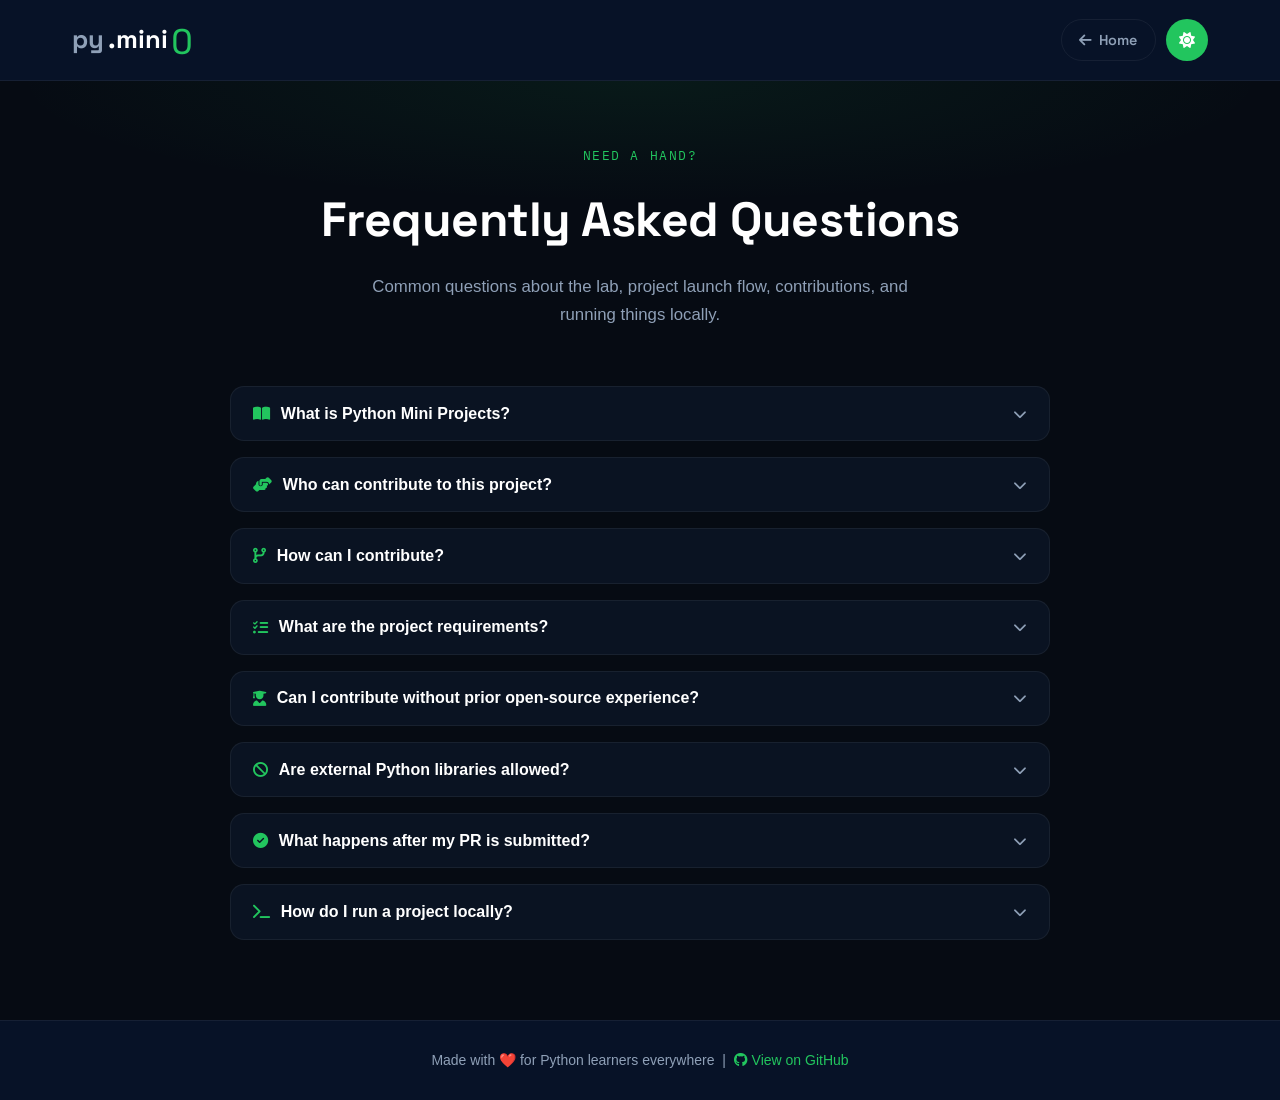
<file: web-app/faq.html>
<!DOCTYPE html>
<html lang="en">
<head>
    <meta charset="UTF-8">
    <meta name="viewport" content="width=device-width, initial-scale=1.0">
    <meta name="description" content="Frequently Asked Questions about Python Mini Projects — contributions, requirements, GSSoC participation, and running projects locally.">
    <meta name="color-scheme" content="dark light">
    <meta id="themeColorMeta" name="theme-color" content="#0f172a">
    <meta property="og:type" content="website">
    <meta property="og:url" content="https://steam-bell-92.github.io/python-mini-project/faq.html">
    <meta property="og:title" content="FAQ - Python Mini Projects">
    <meta property="og:description" content="Frequently Asked Questions about Python Mini Projects — contributions, requirements, GSSoC participation, and running projects locally.">
    <meta property="og:image" content="https://steam-bell-92.github.io/python-mini-project/assets/logo.png">
    <meta property="og:site_name" content="py.mini() lab">
    <meta name="twitter:card" content="summary_large_image">
    <meta name="twitter:url" content="https://steam-bell-92.github.io/python-mini-project/faq.html">
    <meta name="twitter:title" content="FAQ - Python Mini Projects">
    <meta name="twitter:description" content="Frequently Asked Questions about Python Mini Projects — contributions, requirements, GSSoC participation, and running projects locally.">
    <meta name="twitter:image" content="https://steam-bell-92.github.io/python-mini-project/assets/logo.png">
    <link rel="canonical" href="https://steam-bell-92.github.io/python-mini-project/faq.html">
    <title>FAQ - Python Mini Projects</title>
    <link rel="icon" href="assets/favicon.svg" type="image/svg+xml">
    <script type="application/ld+json">
    {"@context":"https://schema.org","@type":"FAQPage","name":"FAQ - py.mini() Lab","url":"https://steam-bell-92.github.io/python-mini-project/faq.html","publisher":{"@type":"Organization","name":"py.mini() lab"}}
    </script>
    <link rel="preconnect" href="https://fonts.googleapis.com">
    <link rel="preconnect" href="https://fonts.gstatic.com" crossorigin>
    <link href="https://fonts.googleapis.com/css2?family=IBM+Plex+Mono:wght@400;600&family=Space+Grotesk:wght@600;700&display=swap" rel="stylesheet">
    <link rel="stylesheet" href="https://cdnjs.cloudflare.com/ajax/libs/font-awesome/6.4.0/css/all.min.css">
    <style>
        :root {
            --bg-main:#060b13; --bg-card:#0a1322; --bg-header:#071227;
            --text-primary:#ffffff; --text-muted:#8fa0b7;
            --accent:#22c55e; --accent-dim:rgba(34,197,94,.12);
            --border:rgba(255,255,255,.06); --code-bg:#0d1b2a;
        }
        html[data-theme="light"] {
            --bg-main:#f8fafc; --bg-card:#ffffff; --bg-header:#ffffff;
            --text-primary:#0f172a; --text-muted:#475569;
            --accent:#16a34a; --accent-dim:rgba(22,163,74,.1);
            --border:#e2e8f0; --code-bg:#f1f5f9;
        }
        *,*::before,*::after{box-sizing:border-box;margin:0;padding:0}
        body{background:var(--bg-main);color:var(--text-primary);font-family:'Segoe UI',Roboto,sans-serif;line-height:1.7;transition:background .3s,color .3s}

        /* Header */
        .faq-header{background:var(--bg-header);border-bottom:1px solid var(--border);position:sticky;top:0;z-index:1000;transition:background .3s,border-color .3s}
        .header-inner{max-width:1200px;margin:0 auto;padding:0 2rem;height:80px;display:flex;justify-content:space-between;align-items:center;gap:1rem}
        .logo-wrap{display:flex;align-items:center;gap:4px;text-decoration:none;font-family:'Space Grotesk',sans-serif;font-size:1.6rem;font-weight:700}
        .logo-py{color:var(--text-muted)} .logo-mini{color:var(--text-primary)} .logo-parens{color:var(--accent)}
        .header-controls{display:flex;align-items:center;gap:10px}
        .btn-back,.btn-theme{height:42px;display:inline-flex;align-items:center;justify-content:center;border-radius:50px;cursor:pointer;font-family:'Space Grotesk',sans-serif;font-weight:600;font-size:.9rem;transition:all .2s ease;text-decoration:none;border:1px solid var(--border)}
        .btn-back{padding:0 1.1rem;background:transparent;color:var(--text-muted);gap:.45rem}
        .btn-back:hover{color:var(--accent);border-color:var(--accent);transform:translateY(-1px)}
        .btn-theme{width:42px;background:var(--accent);color:#fff;border-color:transparent;font-size:1rem}
        .btn-theme:hover{transform:translateY(-2px) scale(1.07)}

        /* Hero */
        .faq-hero{text-align:center;padding:4rem 1rem 2.5rem;position:relative}
        .faq-hero::before{content:'';position:absolute;inset:0;background:radial-gradient(ellipse 70% 60% at 50% 0%,rgba(34,197,94,.08) 0%,transparent 70%);pointer-events:none}
        .hero-kicker{font-family:'IBM Plex Mono',monospace;font-size:.82rem;color:var(--accent);letter-spacing:.12em;text-transform:uppercase;margin-bottom:.75rem}
        .hero-title{font-family:'Space Grotesk',sans-serif;font-size:clamp(2rem,5vw,3rem);font-weight:700;letter-spacing:-.5px;margin-bottom:.75rem}
        .hero-sub{color:var(--text-muted);font-size:1.05rem;max-width:540px;margin:0 auto}

        /* Main */
        .faq-main{max-width:860px;margin:0 auto;padding:1rem 1.25rem 5rem}
        .faq-grid{display:grid;gap:1rem}

        /* Cards */
        .faq-card{background:var(--bg-card);border:1px solid var(--border);border-radius:14px;overflow:hidden;transition:border-color .2s,box-shadow .2s}
        .faq-card:hover{border-color:rgba(34,197,94,.3);box-shadow:0 4px 20px rgba(34,197,94,.07)}
        .faq-card.open{border-color:var(--accent)}
        .faq-trigger{width:100%;display:flex;align-items:center;justify-content:space-between;gap:1rem;padding:1.1rem 1.4rem;background:transparent;border:none;cursor:pointer;text-align:left;color:var(--text-primary);font-size:1rem;font-weight:600;font-family:inherit;transition:background .2s}
        .faq-trigger:hover{background:var(--accent-dim)}
        .faq-card.open .faq-trigger{background:var(--accent-dim)}
        .faq-label{display:flex;align-items:center;gap:.65rem}
        .faq-label i{color:var(--accent);font-size:.95rem;flex-shrink:0}
        .faq-icon i{color:var(--text-muted);transition:transform .3s ease;font-size:.85rem;flex-shrink:0}
        .faq-card.open .faq-icon i{transform:rotate(180deg);color:var(--accent)}
        .faq-panel{max-height:0;overflow:hidden;transition:max-height .35s ease,padding .25s ease;padding:0 1.4rem}
        .faq-card.open .faq-panel{max-height:600px;padding:0 1.4rem 1.2rem}
        .faq-panel p{color:var(--text-muted);font-size:.97rem;margin-bottom:.75rem}
        .faq-panel p:last-child{margin-bottom:0}
        .faq-panel ul{color:var(--text-muted);font-size:.97rem;padding-left:1.4rem;margin-bottom:.75rem}
        .faq-panel li{margin-bottom:.35rem}
        .faq-panel pre{background:var(--code-bg);border:1px solid var(--border);border-left:3px solid var(--accent);border-radius:8px;padding:.75rem 1rem;margin:.6rem 0;overflow-x:auto}
        .faq-panel code{font-family:'IBM Plex Mono',monospace;font-size:.85rem;color:var(--accent)}

        /* Footer */
        .faq-footer{background:var(--bg-header);border-top:1px solid var(--border);text-align:center;padding:1.75rem 1rem;font-size:.875rem;color:var(--text-muted);transition:background .3s,border-color .3s}
        .faq-footer a{color:var(--accent);text-decoration:none;transition:opacity .2s}
        .faq-footer a:hover{opacity:.75}

        @media(max-width:600px){
            .header-inner{padding:0 1rem;height:68px}
            .logo-wrap{font-size:1.3rem}
            .btn-back span{display:none}
        }
    </style>
</head>
<body>

    <header class="faq-header">
        <div class="header-inner">
            <a href="index.html" class="logo-wrap">
                <span class="logo-py">py</span>
                <span class="logo-mini">.mini</span>
                <span class="logo-parens">()</span>
            </a>
            <div class="header-controls">
                <a href="index.html" class="btn-back">
                    <i class="fas fa-arrow-left"></i>
                    <span>Home</span>
                </a>
                <button type="button" class="btn-theme" id="themeToggle" aria-label="Toggle theme">
                    <i class="fas fa-sun" id="themeIcon"></i>
                </button>
            </div>
        </div>
    </header>

    <div class="faq-hero">
        <p class="hero-kicker">Need a hand?</p>
        <h1 class="hero-title">Frequently Asked Questions</h1>
        <p class="hero-sub">Common questions about the lab, project launch flow, contributions, and running things locally.</p>
    </div>

    <main class="faq-main">
        <div class="faq-grid">

            <article class="faq-card">
                <button class="faq-trigger" aria-expanded="false" aria-controls="faq-panel-1" id="faq-button-1">
                    <span class="faq-label"><i class="fas fa-book-open" aria-hidden="true"></i> What is Python Mini Projects?</span>
                    <span class="faq-icon"><i class="fas fa-chevron-down" aria-hidden="true"></i></span>
                </button>
                <div id="faq-panel-1" class="faq-panel" role="region" aria-labelledby="faq-button-1">
                    <p>Python Mini Projects is a GSSoC-approved open-source project designed to make learning Python fun, practical, and beginner-friendly through interactive mini projects.</p>
                    <p>Perfect for students, beginners, and anyone who wants to build fun projects while learning Python.</p>
                </div>
            </article>

            <article class="faq-card">
                <button class="faq-trigger" aria-expanded="false" aria-controls="faq-panel-2" id="faq-button-2">
                    <span class="faq-label"><i class="fas fa-hands-helping" aria-hidden="true"></i> Who can contribute to this project?</span>
                    <span class="faq-icon"><i class="fas fa-chevron-down" aria-hidden="true"></i></span>
                </button>
                <div id="faq-panel-2" class="faq-panel" role="region" aria-labelledby="faq-button-2">
                    <p>Currently, contributions are open only to officially approved GSSoC participants.</p>
                </div>
            </article>

            <article class="faq-card">
                <button class="faq-trigger" aria-expanded="false" aria-controls="faq-panel-3" id="faq-button-3">
                    <span class="faq-label"><i class="fas fa-code-branch" aria-hidden="true"></i> How can I contribute?</span>
                    <span class="faq-icon"><i class="fas fa-chevron-down" aria-hidden="true"></i></span>
                </button>
                <div id="faq-panel-3" class="faq-panel" role="region" aria-labelledby="faq-button-3">
                    <p>You can:</p>
                    <ul>
                        <li>work on existing issues</li>
                        <li>create a new issue (after checking for duplicates)</li>
                        <li>comment under the issue to get assigned</li>
                    </ul>
                    <p>A project admin will review and assign the issue.</p>
                </div>
            </article>

            <article class="faq-card">
                <button class="faq-trigger" aria-expanded="false" aria-controls="faq-panel-4" id="faq-button-4">
                    <span class="faq-label"><i class="fas fa-list-check" aria-hidden="true"></i> What are the project requirements?</span>
                    <span class="faq-icon"><i class="fas fa-chevron-down" aria-hidden="true"></i></span>
                </button>
                <div id="faq-panel-4" class="faq-panel" role="region" aria-labelledby="faq-button-4">
                    <ul>
                        <li>Python 3.10+</li>
                        <li>Standard library only (no external dependencies)</li>
                        <li>Zero setup required</li>
                        <li>Cross-platform support (Windows, macOS, Linux)</li>
                    </ul>
                </div>
            </article>

            <article class="faq-card">
                <button class="faq-trigger" aria-expanded="false" aria-controls="faq-panel-5" id="faq-button-5">
                    <span class="faq-label"><i class="fas fa-user-graduate" aria-hidden="true"></i> Can I contribute without prior open-source experience?</span>
                    <span class="faq-icon"><i class="fas fa-chevron-down" aria-hidden="true"></i></span>
                </button>
                <div id="faq-panel-5" class="faq-panel" role="region" aria-labelledby="faq-button-5">
                    <p>Yes. This project is beginner-friendly and a great place to start contributing to open source.</p>
                </div>
            </article>

            <article class="faq-card">
                <button class="faq-trigger" aria-expanded="false" aria-controls="faq-panel-6" id="faq-button-6">
                    <span class="faq-label"><i class="fas fa-ban" aria-hidden="true"></i> Are external Python libraries allowed?</span>
                    <span class="faq-icon"><i class="fas fa-chevron-down" aria-hidden="true"></i></span>
                </button>
                <div id="faq-panel-6" class="faq-panel" role="region" aria-labelledby="faq-button-6">
                    <p>No. Only Python standard libraries are allowed in this project.</p>
                </div>
            </article>

            <article class="faq-card">
                <button class="faq-trigger" aria-expanded="false" aria-controls="faq-panel-7" id="faq-button-7">
                    <span class="faq-label"><i class="fas fa-check-circle" aria-hidden="true"></i> What happens after my PR is submitted?</span>
                    <span class="faq-icon"><i class="fas fa-chevron-down" aria-hidden="true"></i></span>
                </button>
                <div id="faq-panel-7" class="faq-panel" role="region" aria-labelledby="faq-button-7">
                    <p>After your PR is reviewed and merged, your contribution points will be updated on your GSSoC profile within approximately 20–24 hours.</p>
                </div>
            </article>

            <article class="faq-card">
                <button class="faq-trigger" aria-expanded="false" aria-controls="faq-panel-8" id="faq-button-8">
                    <span class="faq-label"><i class="fas fa-terminal" aria-hidden="true"></i> How do I run a project locally?</span>
                    <span class="faq-icon"><i class="fas fa-chevron-down" aria-hidden="true"></i></span>
                </button>
                <div id="faq-panel-8" class="faq-panel" role="region" aria-labelledby="faq-button-8">
                    <p>Clone the repository:</p>
                    <pre><code>git clone https://github.com/YOUR_USERNAME/python-mini-project.git</code></pre>
                    <p>Then serve it:</p>
                    <pre><code>cd web-app
python -m http.server 5500</code></pre>
                    <p>Or with Node.js live-server:</p>
                    <pre><code>npm install -g live-server
cd web-app
live-server</code></pre>
                </div>
            </article>

        </div>
    </main>

    <footer class="faq-footer">
        <p>Made with ❤️ for Python learners everywhere &nbsp;|&nbsp;
            <a href="https://github.com/steam-bell-92/python-mini-project" target="_blank" rel="noopener noreferrer">
                <i class="fab fa-github"></i> View on GitHub
            </a>
        </p>
    </footer>

    <script>
        const html      = document.documentElement;
        const themeBtn  = document.getElementById('themeToggle');
        const themeIcon = document.getElementById('themeIcon');

        function applyTheme(t) {
            if (t === 'light') {
                html.setAttribute('data-theme', 'light');
                themeIcon.className = 'fas fa-moon';
                themeBtn.setAttribute('aria-label', 'Switch to dark mode');
            } else {
                html.removeAttribute('data-theme');
                themeIcon.className = 'fas fa-sun';
                themeBtn.setAttribute('aria-label', 'Switch to light mode');
            }
            localStorage.setItem('theme', t);
        }

        applyTheme(localStorage.getItem('theme') || 'dark');
        themeBtn.addEventListener('click', () => {
            applyTheme(html.getAttribute('data-theme') === 'light' ? 'dark' : 'light');
        });

        function closeAll() {
            document.querySelectorAll('.faq-card.open').forEach(card => {
                card.classList.remove('open');
                card.querySelector('.faq-trigger').setAttribute('aria-expanded', 'false');
            });
        }

        document.querySelectorAll('.faq-trigger').forEach(btn => {
            btn.addEventListener('click', () => {
                const card   = btn.closest('.faq-card');
                const isOpen = card.classList.contains('open');
                closeAll();
                if (!isOpen) {
                    card.classList.add('open');
                    btn.setAttribute('aria-expanded', 'true');
                }
            });
            btn.addEventListener('keydown', e => {
                if (e.key === 'Enter' || e.key === ' ') { e.preventDefault(); btn.click(); }
            });
        });
    </script>

</body>
</html>
</file>
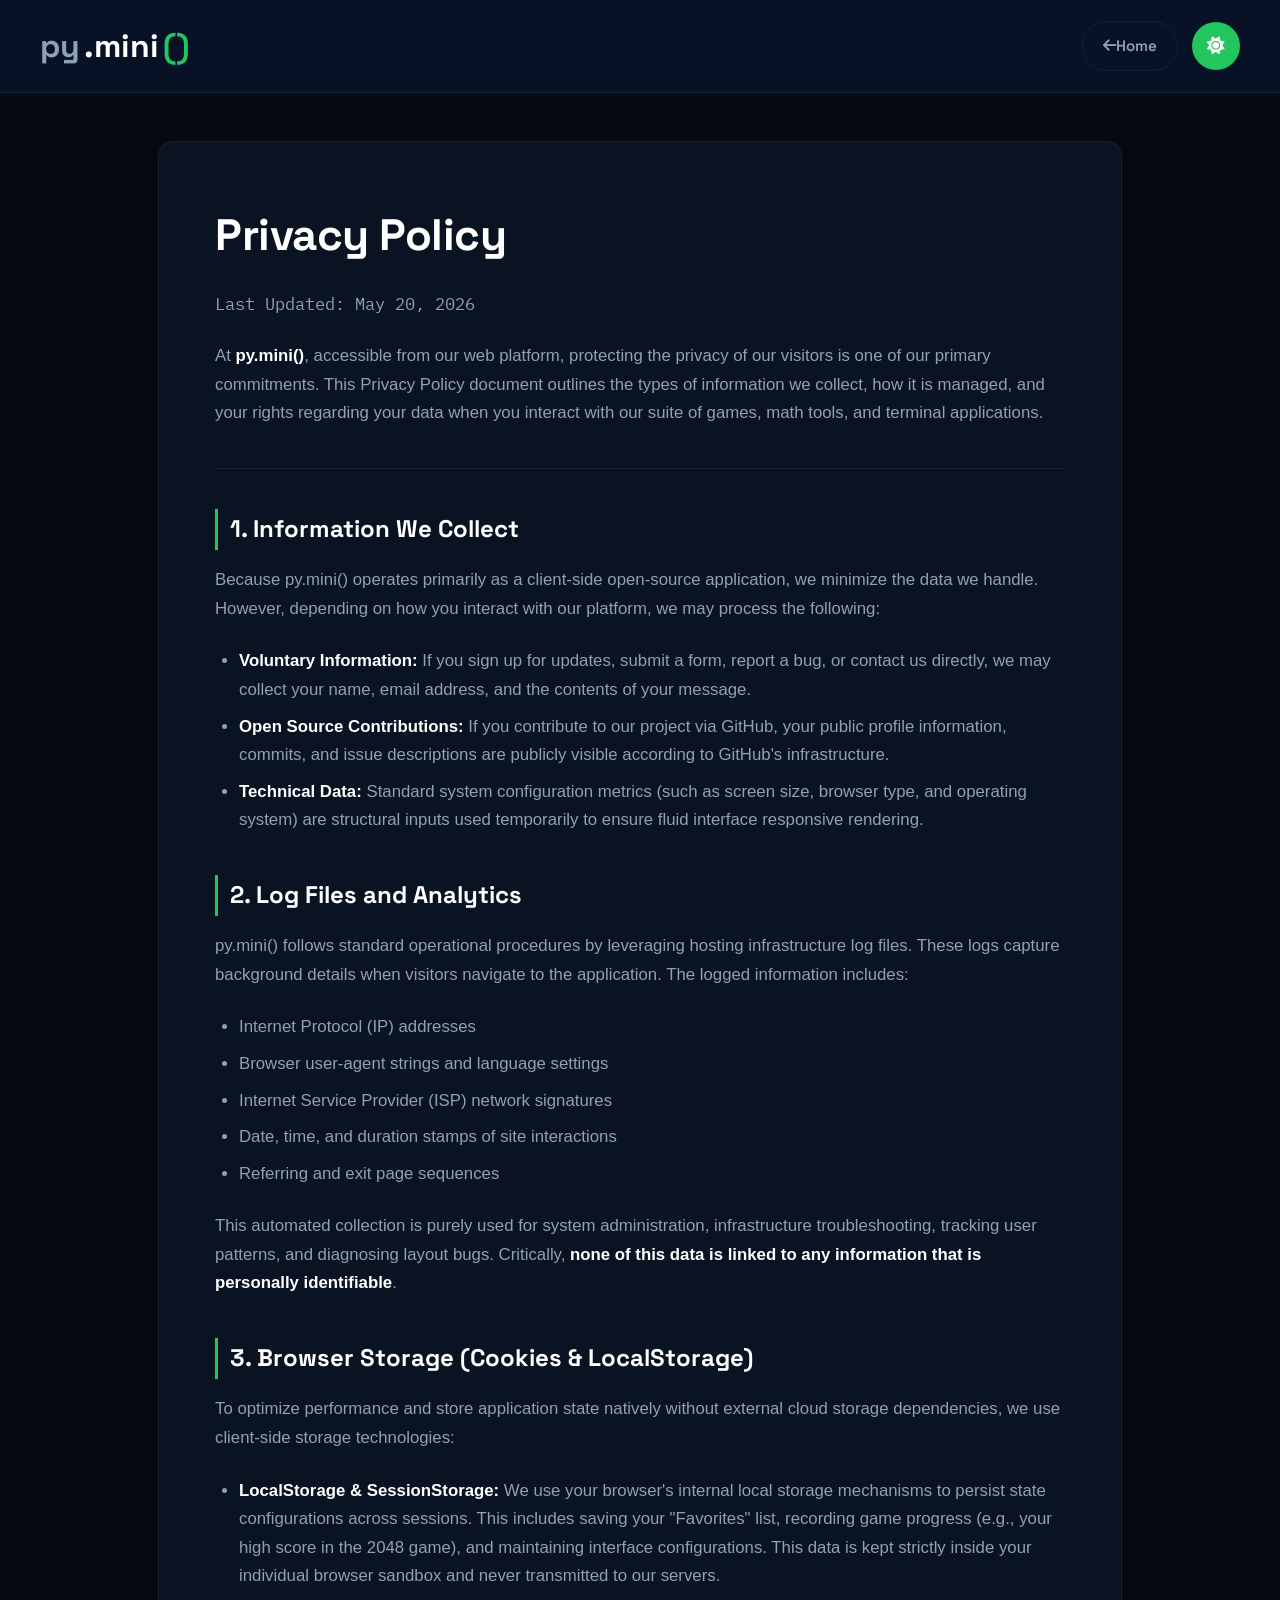
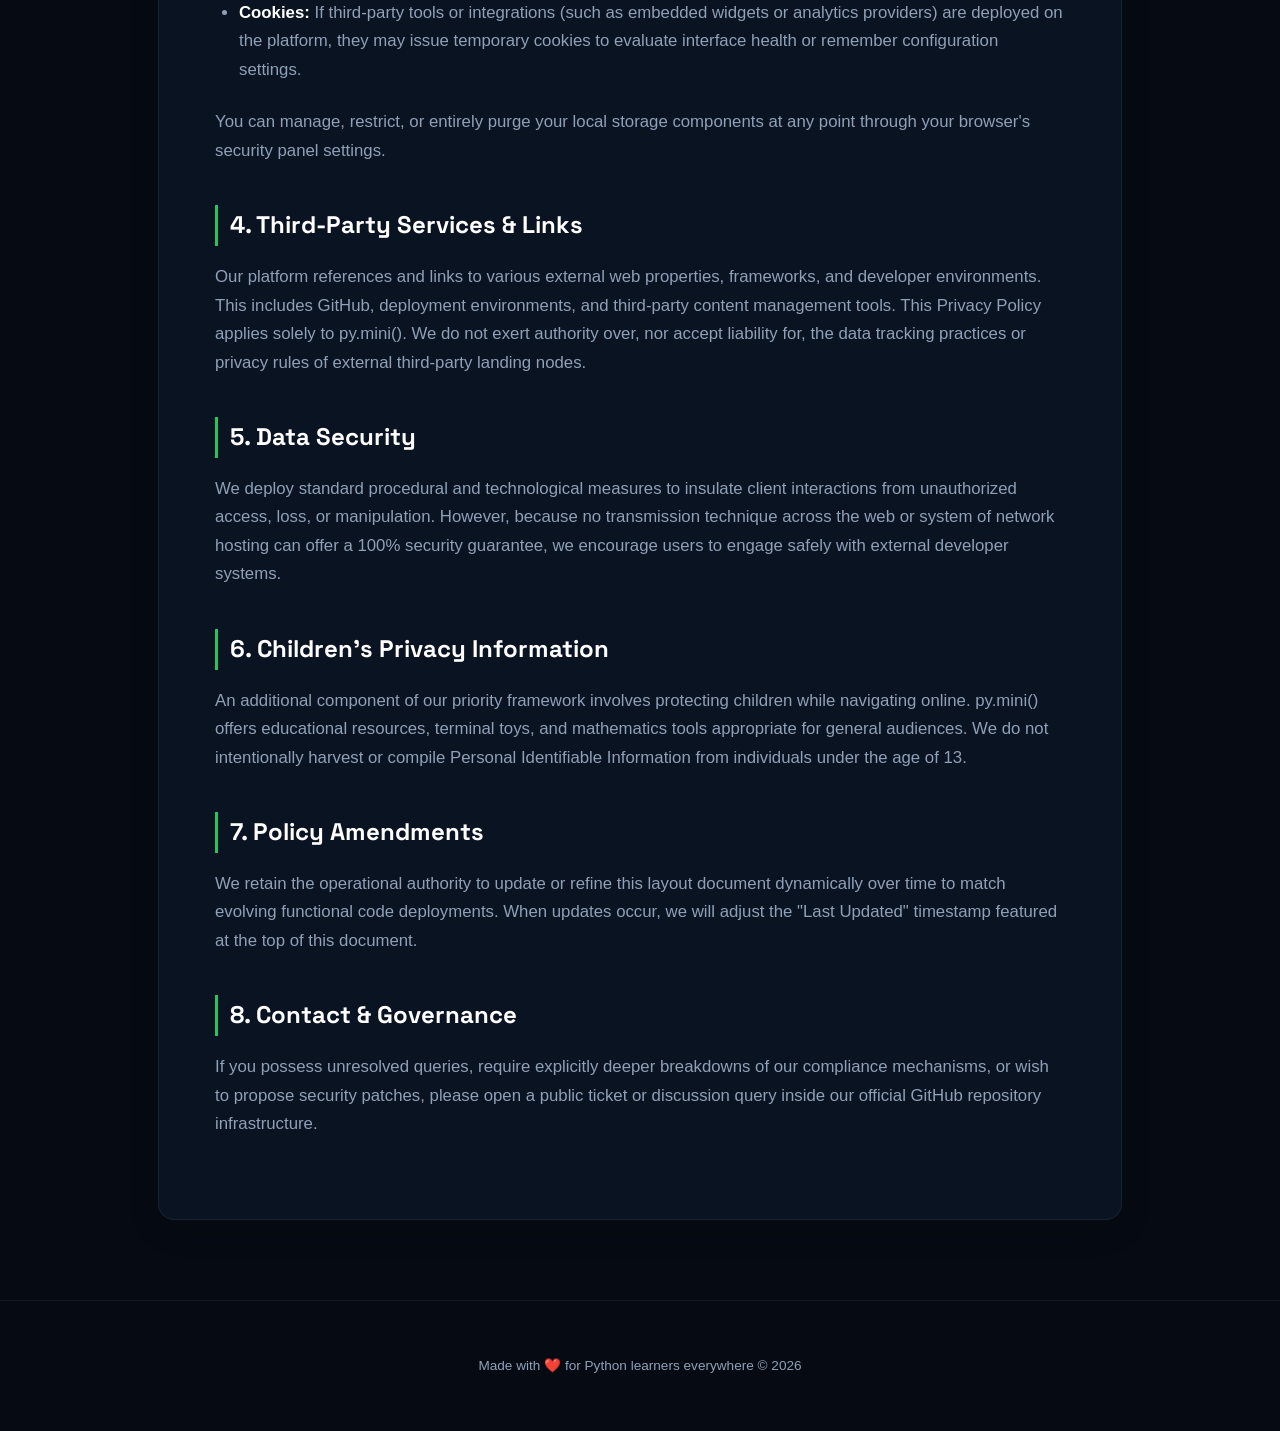
<file: web-app/privacy-policy.html>
<!DOCTYPE html>
<html lang="en">
<head>
    <meta charset="UTF-8">
    <meta name="viewport" content="width=device-width, initial-scale=1.0">
    <meta name="description" content="Read the Privacy Policy of py.mini(). Learn how we protect user privacy, minimize data tracking, and store state natively in local storage.">
    
    <!-- Open Graph / Facebook -->
    <meta property="og:type" content="website">
    <meta property="og:url" content="https://steam-bell-92.github.io/python-mini-project/privacy-policy.html">
    <meta property="og:title" content="Privacy Policy - py.mini() Lab">
    <meta property="og:description" content="Read the Privacy Policy of py.mini(). Learn how we protect user privacy, minimize data tracking, and store state natively in local storage.">
    <meta property="og:image" content="https://steam-bell-92.github.io/python-mini-project/assets/logo.png">
    <meta property="og:site_name" content="py.mini() lab">

    <!-- Twitter -->
    <meta name="twitter:card" content="summary_large_image">
    <meta name="twitter:url" content="https://steam-bell-92.github.io/python-mini-project/privacy-policy.html">
    <meta name="twitter:title" content="Privacy Policy - py.mini() Lab">
    <meta name="twitter:description" content="Read the Privacy Policy of py.mini(). Learn how we protect user privacy, minimize data tracking, and store state natively in local storage.">
    <meta name="twitter:image" content="https://steam-bell-92.github.io/python-mini-project/assets/logo.png">

    <!-- Canonical Link -->
    <link rel="canonical" href="https://steam-bell-92.github.io/python-mini-project/privacy-policy.html">

    <title>Privacy Policy - py.mini() Lab</title>
    <link rel="icon" href="assets/favicon.svg" type="image/svg+xml">
    
    <!-- Structured Data (JSON-LD) -->
    <script type="application/ld+json">
    {
      "@context": "https://schema.org",
      "@type": "WebPage",
      "name": "Privacy Policy - py.mini() Lab",
      "description": "Read the Privacy Policy of py.mini(). Learn how we protect user privacy, minimize data tracking, and store state natively in local storage.",
      "url": "https://steam-bell-92.github.io/python-mini-project/privacy-policy.html",
      "publisher": {
        "@type": "Organization",
        "name": "py.mini() lab",
        "logo": {
          "@type": "ImageObject",
          "url": "https://steam-bell-92.github.io/python-mini-project/assets/logo.png"
        }
      }
    }
    </script>

    <link rel="preconnect" href="https://fonts.googleapis.com">
    <link rel="preconnect" href="https://fonts.gstatic.com" crossorigin>
    <link href="https://fonts.googleapis.com/css2?family=IBM+Plex+Mono:wght@400;600&family=Space+Grotesk:wght@600;700&display=swap" rel="stylesheet">
    <link rel="stylesheet" href="https://cdnjs.cloudflare.com/ajax/libs/font-awesome/6.4.0/css/all.min.css">

    <style>
        /* ==========================================================================
           COLOR TOKENS & ROOT STYLES (Defaults to Dark Theme)
           ========================================================================== */
        :root {
            --bg-main: #060b13;       
            --bg-card: #0a1322;       
            --text-primary: #ffffff;
            --text-muted: #8fa0b7;    
            --accent-green: #22c55e;  /* Exactly matches the navbar green line */
            --border-color: rgba(255, 255, 255, 0.06);
            --header-bg: #071227;
        }

        /* ==========================================================================
           DYNAMIC LIGHT THEME STATE
           ========================================================================== */
        html[data-theme="light"], body.light-mode {
            --bg-main: #f8fafc;       /* Slate-50 background */
            --bg-card: #ffffff;       
            --text-primary: #0f172a;  /* Slate-900 typography */
            --text-muted: #475569;    /* Slate-600 paragraphs */
            --border-color: #e2e8f0;  /* Slate-200 dividers */
            --accent-green: #16a34a;  /* Deeper contrast green for accessibility */
            --header-bg: #ffffff;
        }

        body {
            background-color: var(--bg-main);
            color: var(--text-primary);
            font-family: 'Segoe UI', Roboto, sans-serif;
            margin: 0;
            padding: 0;
            line-height: 1.7;
            transition: background-color 0.3s ease, color 0.3s ease;
        }

        /* ==========================================================================
           NAVIGATION HEADER
           ========================================================================== */
        .privacy-header {
            background: var(--header-bg);
            border-bottom: 1px solid var(--border-color);
            position: sticky;
            top: 0;
            z-index: 1000;
            transition: background 0.3s ease, border-color 0.3s ease;
        }

        .header-container {
            max-width: 1200px;
            margin: 0 auto;
            padding: 0 2rem;
            height: 92px;
            display: flex;
            justify-content: space-between;
            align-items: center;
        }

        .logo-wrap {
            display: flex;
            align-items: center;
            gap: 4px;
            font-family: 'Space Grotesk', sans-serif;
            font-size: 2rem;
            font-weight: 700;
        }

        .logo-py { color: var(--text-muted); }
        .logo-mini { color: var(--text-primary); }
        .logo-parens { color: var(--accent-green); }

        .controls-row {
            display: flex;
            align-items: center;
            gap: 14px;
        }

        .back-btn, .theme-toggle-btn {
            height: 48px;
            display: inline-flex;
            align-items: center;
            justify-content: center;
            border-radius: 50px;
            font-family: 'Space Grotesk', sans-serif;
            font-weight: 600;
            cursor: pointer;
            text-decoration: none;
            transition: all 0.25s ease;
            border: none;
        }

        .back-btn {
            background: transparent;
            color: var(--text-muted);
            padding: 0 1.25rem;
            border: 1px solid var(--border-color);
            font-size: 0.95rem;
        }

        .back-btn:hover {
            color: var(--accent-green);
            border-color: var(--accent-green);
            transform: translateY(-1px);
        }

        .theme-toggle-btn {
            width: 48px;
            background: var(--accent-green);
            color: white;
            font-size: 1.1rem;
        }

        .theme-toggle-btn:hover {
            transform: translateY(-2px) scale(1.05);
        }

        /* ==========================================================================
           MAIN CONTAINER CONTENT
           ========================================================================== */
        .privacy-wrapper {
            padding: 3rem 1rem 5rem 1rem;
            display: flex;
            justify-content: center;
        }

        .privacy-card {
            background-color: var(--bg-card);
            max-width: 850px;
            width: 100%;
            padding: 3.5rem;
            border-radius: 16px;
            border: 1px solid var(--border-color);
            box-shadow: 0 10px 30px rgba(0, 0, 0, 0.15);
            transition: background-color 0.3s ease, border-color 0.3s ease;
        }

        .privacy-card h1 {
            font-family: 'Space Grotesk', sans-serif;
            font-size: 2.75rem;
            margin-top: 0;
            margin-bottom: 0.5rem;
            letter-spacing: -0.5px;
        }

        .last-updated {
            color: var(--accent-green);
            font-size: 0.9rem;
            font-family: 'IBM Plex Mono', monospace;
            margin-bottom: 2.5rem;
        }

        .divider {
            border: 0;
            height: 1px;
            background: var(--border-color);
            margin: 2.5rem 0;
        }

        .privacy-card h2 {
            font-family: 'Space Grotesk', sans-serif;
            color: var(--text-primary);
            font-size: 1.5rem;
            margin-top: 2.5rem;
            margin-bottom: 1rem;
            border-left: 3px solid var(--accent-green);
            padding-left: 12px;
        }

        .privacy-card p, .privacy-card ul {
            color: var(--text-muted);
            font-size: 1.05rem;
            margin-bottom: 1.5rem;
        }

        .privacy-card ul { padding-left: 1.5rem; }
        .privacy-card li { margin-bottom: 0.5rem; }
        .privacy-card strong { color: var(--text-primary); }

        /* ==========================================================================
           FOOTER BASE
           ========================================================================== */
        .privacy-footer {
            text-align: center;
            padding: 2.5rem;
            color: var(--text-muted);
            font-size: 0.85rem;
            border-top: 1px solid var(--border-color);
        }

        /* ==========================================================================
           RESPONSIVE STRUCTURAL TWEAKS
           ========================================================================== */
        @media (max-width: 768px) {
            .privacy-card { padding: 2.5rem 1.5rem; }
            .privacy-card h1 { font-size: 2.25rem; }
            .header-container { padding: 0 1rem; }
            .logo-wrap { font-size: 1.6rem; }
        }
    </style>
</head>
<body>

    <header class="privacy-header">
        <div class="header-container">
            <a href="index.html" class="logo-wrap" style="text-decoration: none; color: inherit;">
                <span class="logo-py">py</span><span class="logo-mini">.mini</span><span class="logo-parens">()</span>
            </a>
            <div class="controls-row">
                <a href="index.html" class="back-btn"><i class="fas fa-arrow-left"></i> Home</a>
                <button type="button" class="theme-toggle-btn" id="privacyThemeToggle" aria-label="Toggle visual theme">
                    <i class="fas fa-sun" id="themeIcon"></i>
                </button>
            </div>
        </div>
    </header>

    <main class="privacy-wrapper">
        <article class="privacy-card">
            <h1>Privacy Policy</h1>
            <p class="last-updated">Last Updated: May 20, 2026</p>
            
            <p>At <strong>py.mini()</strong>, accessible from our web platform, protecting the privacy of our visitors is one of our primary commitments. This Privacy Policy document outlines the types of information we collect, how it is managed, and your rights regarding your data when you interact with our suite of games, math tools, and terminal applications.</p>
            
            <hr class="divider">

            <section>
                <h2>1. Information We Collect</h2>
                <p>Because py.mini() operates primarily as a client-side open-source application, we minimize the data we handle. However, depending on how you interact with our platform, we may process the following:</p>
                <ul>
                    <li><strong>Voluntary Information:</strong> If you sign up for updates, submit a form, report a bug, or contact us directly, we may collect your name, email address, and the contents of your message.</li>
                    <li><strong>Open Source Contributions:</strong> If you contribute to our project via GitHub, your public profile information, commits, and issue descriptions are publicly visible according to GitHub's infrastructure.</li>
                    <li><strong>Technical Data:</strong> Standard system configuration metrics (such as screen size, browser type, and operating system) are structural inputs used temporarily to ensure fluid interface responsive rendering.</li>
                </ul>
            </section>

            <section>
                <h2>2. Log Files and Analytics</h2>
                <p>py.mini() follows standard operational procedures by leveraging hosting infrastructure log files. These logs capture background details when visitors navigate to the application. The logged information includes:</p>
                <ul>
                    <li>Internet Protocol (IP) addresses</li>
                    <li>Browser user-agent strings and language settings</li>
                    <li>Internet Service Provider (ISP) network signatures</li>
                    <li>Date, time, and duration stamps of site interactions</li>
                    <li>Referring and exit page sequences</li>
                </ul>
                <p>This automated collection is purely used for system administration, infrastructure troubleshooting, tracking user patterns, and diagnosing layout bugs. Critically, <strong>none of this data is linked to any information that is personally identifiable</strong>.</p>
            </section>

            <section>
                <h2>3. Browser Storage (Cookies & LocalStorage)</h2>
                <p>To optimize performance and store application state natively without external cloud storage dependencies, we use client-side storage technologies:</p>
                <ul>
                    <li><strong>LocalStorage & SessionStorage:</strong> We use your browser's internal local storage mechanisms to persist state configurations across sessions. This includes saving your "Favorites" list, recording game progress (e.g., your high score in the 2048 game), and maintaining interface configurations. This data is kept strictly inside your individual browser sandbox and never transmitted to our servers.</li>
                    <li><strong>Cookies:</strong> If third-party tools or integrations (such as embedded widgets or analytics providers) are deployed on the platform, they may issue temporary cookies to evaluate interface health or remember configuration settings.</li>
                </ul>
                <p>You can manage, restrict, or entirely purge your local storage components at any point through your browser's security panel settings.</p>
            </section>

            <section>
                <h2>4. Third-Party Services & Links</h2>
                <p>Our platform references and links to various external web properties, frameworks, and developer environments. This includes GitHub, deployment environments, and third-party content management tools. This Privacy Policy applies solely to py.mini(). We do not exert authority over, nor accept liability for, the data tracking practices or privacy rules of external third-party landing nodes.</p>
            </section>

            <section>
                <h2>5. Data Security</h2>
                <p>We deploy standard procedural and technological measures to insulate client interactions from unauthorized access, loss, or manipulation. However, because no transmission technique across the web or system of network hosting can offer a 100% security guarantee, we encourage users to engage safely with external developer systems.</p>
            </section>

            <section>
                <h2>6. Children's Privacy Information</h2>
                <p>An additional component of our priority framework involves protecting children while navigating online. py.mini() offers educational resources, terminal toys, and mathematics tools appropriate for general audiences. We do not intentionally harvest or compile Personal Identifiable Information from individuals under the age of 13.</p>
            </section>

            <section>
                <h2>7. Policy Amendments</h2>
                <p>We retain the operational authority to update or refine this layout document dynamically over time to match evolving functional code deployments. When updates occur, we will adjust the "Last Updated" timestamp featured at the top of this document.</p>
            </section>

            <section>
                <h2>8. Contact & Governance</h2>
                <p>If you possess unresolved queries, require explicitly deeper breakdowns of our compliance mechanisms, or wish to propose security patches, please open a public ticket or discussion query inside our official GitHub repository infrastructure.</p>
            </section>
        </article>
    </main>

    <footer class="privacy-footer">
        <p>Made with ❤️ for Python learners everywhere &copy; 2026</p>
    </footer>

    <script>
        const themeToggleBtn = document.getElementById('privacyThemeToggle');
        const themeIcon = document.getElementById('themeIcon');
        const htmlElement = document.documentElement;

        // 1. Sync theme immediately on load based on localStorage values set by index.html
        function initTheme() {
            const savedTheme = localStorage.getItem('theme') || 'dark';
            applyTheme(savedTheme);
        }

        // 2. Change appropriate tokens and attributes dynamically
        function applyTheme(theme) {
            if (theme === 'light') {
                htmlElement.setAttribute('data-theme', 'light');
                document.body.classList.add('light-mode');
                themeIcon.className = 'fas fa-moon'; // Icon turns into Moon to allow going back to dark
            } else {
                htmlElement.removeAttribute('data-theme');
                document.body.classList.remove('light-mode');
                themeIcon.className = 'fas fa-sun'; // Icon turns into Sun to toggle light mode
            }
            localStorage.setItem('theme', theme);
        }

        // 3. User can explicitly override it directly on the privacy page
        themeToggleBtn.addEventListener('click', () => {
            const currentTheme = htmlElement.getAttribute('data-theme') === 'light' ? 'light' : 'dark';
            const nextTheme = currentTheme === 'dark' ? 'light' : 'dark';
            applyTheme(nextTheme);
        });

        // Initialize immediately
        initTheme();
    </script>
</body>
</html>
</file>
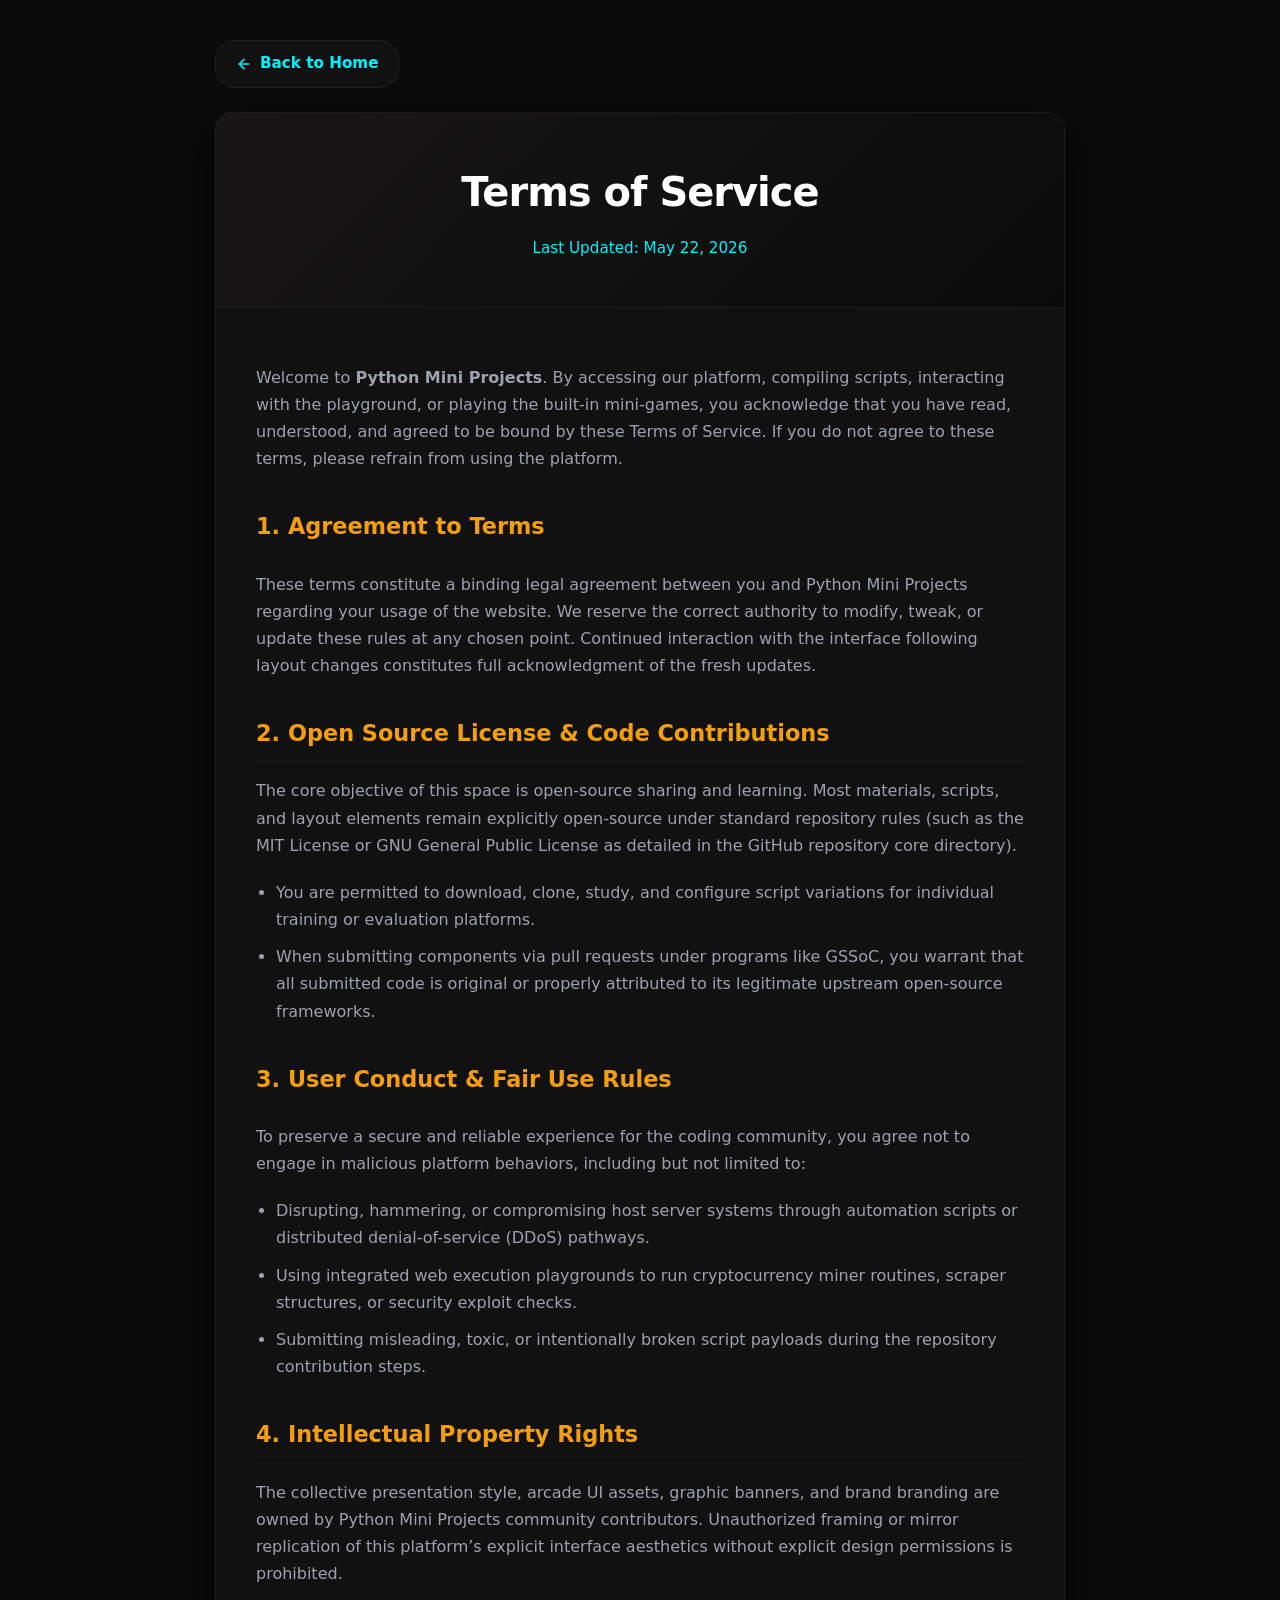
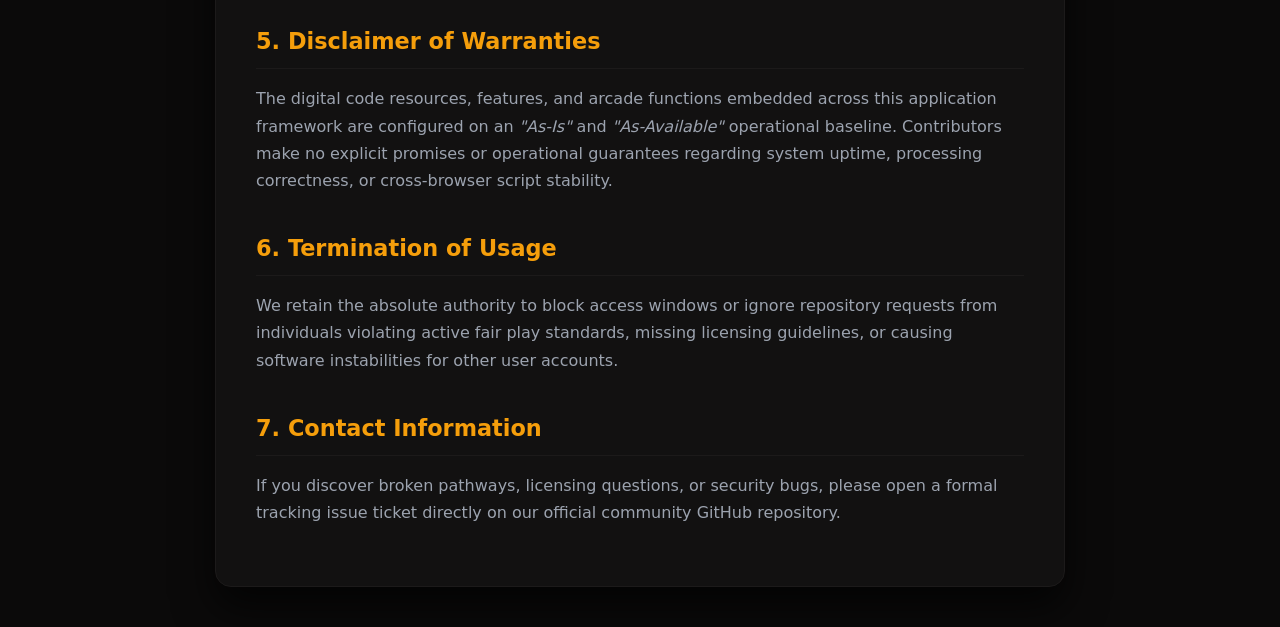
<file: web-app/terms-condition.html>
<!DOCTYPE html>
<html lang="en">
<head>
    <meta charset="UTF-8">
    <meta name="viewport" content="width=device-width, initial-scale=1.0">
    <title>Terms of Service - Python Mini Projects</title>
    <style>
        /* Base Layout & Exact Homepage Match Theme Colors */
        body {
            background-color: #0b0a0a; /* Exact homepage dark background color */
            color: #d1d5db;
            font-family: 'Segoe UI', system-ui, -apple-system, sans-serif;
            margin: 0;
            padding: 0;
            line-height: 1.7;
        }

        .tos-container {
            max-width: 850px;
            margin: 40px auto;
            padding: 0 20px;
        }

        /* Top Action Bar containing the Navigation Button */
        .action-bar {
            margin-bottom: 24px;
        }

        .btn-back {
            display: inline-flex;
            align-items: center;
            gap: 8px;
            background-color: #121111; /* Matches dark button background */
            color: #00f2fe; /* Highlighting arcade cyan/mint hue from the navbar button */
            text-decoration: none;
            padding: 10px 20px;
            border-radius: 20px; /* Rounded pill shape matching your top nav buttons */
            font-size: 0.95rem;
            font-weight: 600;
            border: 1px solid #221f1f;
            transition: all 0.2s ease-in-out;
        }

        .btn-back:hover {
            background-color: #00f2fe;
            color: #0b0a0a;
            border-color: #00f2fe;
            box-shadow: 0 0 15px rgba(0, 242, 254, 0.4);
            transform: translateX(-2px);
        }

        /* Card Container matching the homepage grid items layout */
        .tos-card {
            background: #121111; /* Matches the exact grid project card background */
            border: 1px solid #1c1a1a; /* Subtle separator borders */
            border-radius: 16px;
            overflow: hidden;
            box-shadow: 0 20px 40px rgba(0, 0, 0, 0.7);
        }

        .tos-header {
            background: linear-gradient(135deg, #181616 0%, #0b0a0a 100%);
            padding: 45px 40px;
            border-bottom: 1px solid #1c1a1a;
            text-align: center;
        }

        .tos-header h1 {
            color: #ffffff;
            font-size: 2.5rem;
            margin: 0 0 10px 0;
            font-weight: 700;
            letter-spacing: -0.025em;
        }

        .tos-header p {
            color: #00f2fe; /* Neon accent highlight color */
            margin: 0;
            font-size: 0.95rem;
            font-weight: 500;
        }

        /* Main Policy Typography Layout */
        .tos-body {
            padding: 40px;
        }

        .tos-section-title {
            color: #f59e0b; /* Golden Orange Accent matching repository icons */
            font-size: 1.4rem;
            margin-top: 35px;
            margin-bottom: 15px;
            font-weight: 600;
            border-bottom: 1px solid #1c1a1a;
            padding-bottom: 8px;
        }

        .tos-body p {
            color: #9ca3af;
            margin-bottom: 20px;
        }

        .tos-list {
            padding-left: 20px;
            margin-bottom: 20px;
            color: #9ca3af;
        }

        .tos-list li {
            margin-bottom: 10px;
        }

        /* Responsive Breakpoints */
        @media (max-width: 768px) {
            .tos-container {
                margin: 20px auto;
            }
            .tos-header {
                padding: 30px 20px;
            }
            .tos-header h1 {
                font-size: 2rem;
            }
            .tos-body {
                padding: 25px 20px;
            }
        }
    </style>
</head>
<body>

    <div class="tos-container">
        
        <div class="action-bar">
            <a href="./index.html" class="btn-back">
                <svg width="16" height="16" viewBox="0 0 24 24" fill="none" stroke="currentColor" stroke-width="2.5" stroke-linecap="round" stroke-linejoin="round"><line x1="19" y1="12" x2="5" y2="12"></line><polyline points="12 19 5 12 12 5"></polyline></svg>
                Back to Home
            </a>
        </div>

        <article class="tos-card">
            
            <header class="tos-header">
                <h1>Terms of Service</h1>
                <p>Last Updated: May 22, 2026</p>
            </header>

            <div class="tos-body">
                <p>Welcome to <strong>Python Mini Projects</strong>. By accessing our platform, compiling scripts, interacting with the playground, or playing the built-in mini-games, you acknowledge that you have read, understood, and agreed to be bound by these Terms of Service. If you do not agree to these terms, please refrain from using the platform.</p>

                <h2 class="tos-section-title">1. Agreement to Terms</h2>
                <p>These terms constitute a binding legal agreement between you and Python Mini Projects regarding your usage of the website. We reserve the correct authority to modify, tweak, or update these rules at any chosen point. Continued interaction with the interface following layout changes constitutes full acknowledgment of the fresh updates.</p>

                <h2 class="tos-section-title">2. Open Source License & Code Contributions</h2>
                <p>The core objective of this space is open-source sharing and learning. Most materials, scripts, and layout elements remain explicitly open-source under standard repository rules (such as the MIT License or GNU General Public License as detailed in the GitHub repository core directory).</p>
                <ul class="tos-list">
                    <li>You are permitted to download, clone, study, and configure script variations for individual training or evaluation platforms.</li>
                    <li>When submitting components via pull requests under programs like GSSoC, you warrant that all submitted code is original or properly attributed to its legitimate upstream open-source frameworks.</li>
                </ul>

                <h2 class="tos-section-title">3. User Conduct & Fair Use Rules</h2>
                <p>To preserve a secure and reliable experience for the coding community, you agree not to engage in malicious platform behaviors, including but not limited to:</p>
                <ul class="tos-list">
                    <li>Disrupting, hammering, or compromising host server systems through automation scripts or distributed denial-of-service (DDoS) pathways.</li>
                    <li>Using integrated web execution playgrounds to run cryptocurrency miner routines, scraper structures, or security exploit checks.</li>
                    <li>Submitting misleading, toxic, or intentionally broken script payloads during the repository contribution steps.</li>
                </ul>

                <h2 class="tos-section-title">4. Intellectual Property Rights</h2>
                <p>The collective presentation style, arcade UI assets, graphic banners, and brand branding are owned by Python Mini Projects community contributors. Unauthorized framing or mirror replication of this platform’s explicit interface aesthetics without explicit design permissions is prohibited.</p>

                <h2 class="tos-section-title">5. Disclaimer of Warranties</h2>
                <p>The digital code resources, features, and arcade functions embedded across this application framework are configured on an <em>"As-Is"</em> and <em>"As-Available"</em> operational baseline. Contributors make no explicit promises or operational guarantees regarding system uptime, processing correctness, or cross-browser script stability.</p>

                <h2 class="tos-section-title">6. Termination of Usage</h2>
                <p>We retain the absolute authority to block access windows or ignore repository requests from individuals violating active fair play standards, missing licensing guidelines, or causing software instabilities for other user accounts.</p>

                <h2 class="tos-section-title">7. Contact Information</h2>
                <p>If you discover broken pathways, licensing questions, or security bugs, please open a formal tracking issue ticket directly on our official community GitHub repository.</p>
            </div>

        </article>
    </div>

</body>
</html>
</file>
